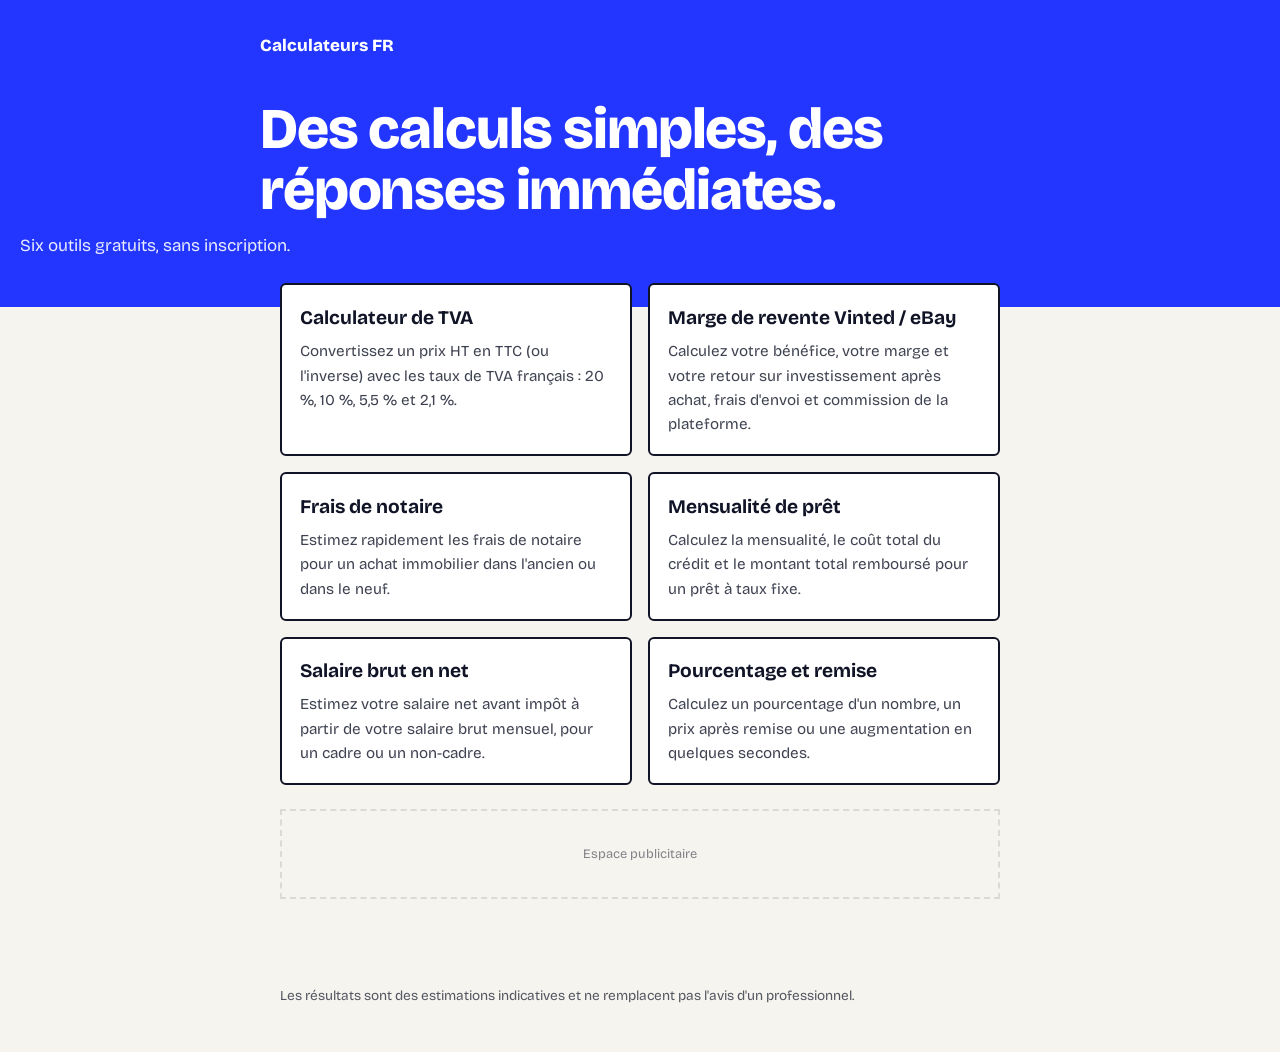
<file: index.html>
<!doctype html><html lang="fr"><head><meta charset="utf-8"><meta name="viewport" content="width=device-width,initial-scale=1"><title>Calculateurs gratuits en ligne – Calculateurs FR</title><meta name="description" content="Des calculateurs gratuits en français : TVA, marge de revente, frais de notaire, prêt immobilier, salaire brut net et pourcentages."><link rel="canonical" href="https://dubidon.github.io/Calculateur-fr/index.html"><link rel="preconnect" href="https://fonts.googleapis.com"><link rel="preconnect" href="https://fonts.gstatic.com" crossorigin><link href="https://fonts.googleapis.com/css2?family=Bricolage+Grotesque:opsz,wght@12..96,400;600;800&display=swap" rel="stylesheet"><link rel="stylesheet" href="style.css"><!-- ADSENSE: collez ici votre script AdSense --></head><body><header><span class="brand">Calculateurs FR</span><h1>Des calculs simples, des réponses immédiates.</h1><p>Six outils gratuits, sans inscription.</p></header><main><div class="grid"><a class="card" href="calcul-tva.html"><b>Calculateur de TVA</b><span>Convertissez un prix HT en TTC (ou l'inverse) avec les taux de TVA français : 20 %, 10 %, 5,5 % et 2,1 %.</span></a><a class="card" href="marge-revente-vinted-ebay.html"><b>Marge de revente Vinted / eBay</b><span>Calculez votre bénéfice, votre marge et votre retour sur investissement après achat, frais d'envoi et commission de la plateforme.</span></a><a class="card" href="frais-de-notaire.html"><b>Frais de notaire</b><span>Estimez rapidement les frais de notaire pour un achat immobilier dans l'ancien ou dans le neuf.</span></a><a class="card" href="mensualite-pret-immobilier.html"><b>Mensualité de prêt</b><span>Calculez la mensualité, le coût total du crédit et le montant total remboursé pour un prêt à taux fixe.</span></a><a class="card" href="salaire-brut-net.html"><b>Salaire brut en net</b><span>Estimez votre salaire net avant impôt à partir de votre salaire brut mensuel, pour un cadre ou un non-cadre.</span></a><a class="card" href="calcul-pourcentage.html"><b>Pourcentage et remise</b><span>Calculez un pourcentage d'un nombre, un prix après remise ou une augmentation en quelques secondes.</span></a></div><div class="ad">Espace publicitaire</div></main><footer><p>Les résultats sont des estimations indicatives et ne remplacent pas l'avis d'un professionnel.</p></footer></body></html>
</file>
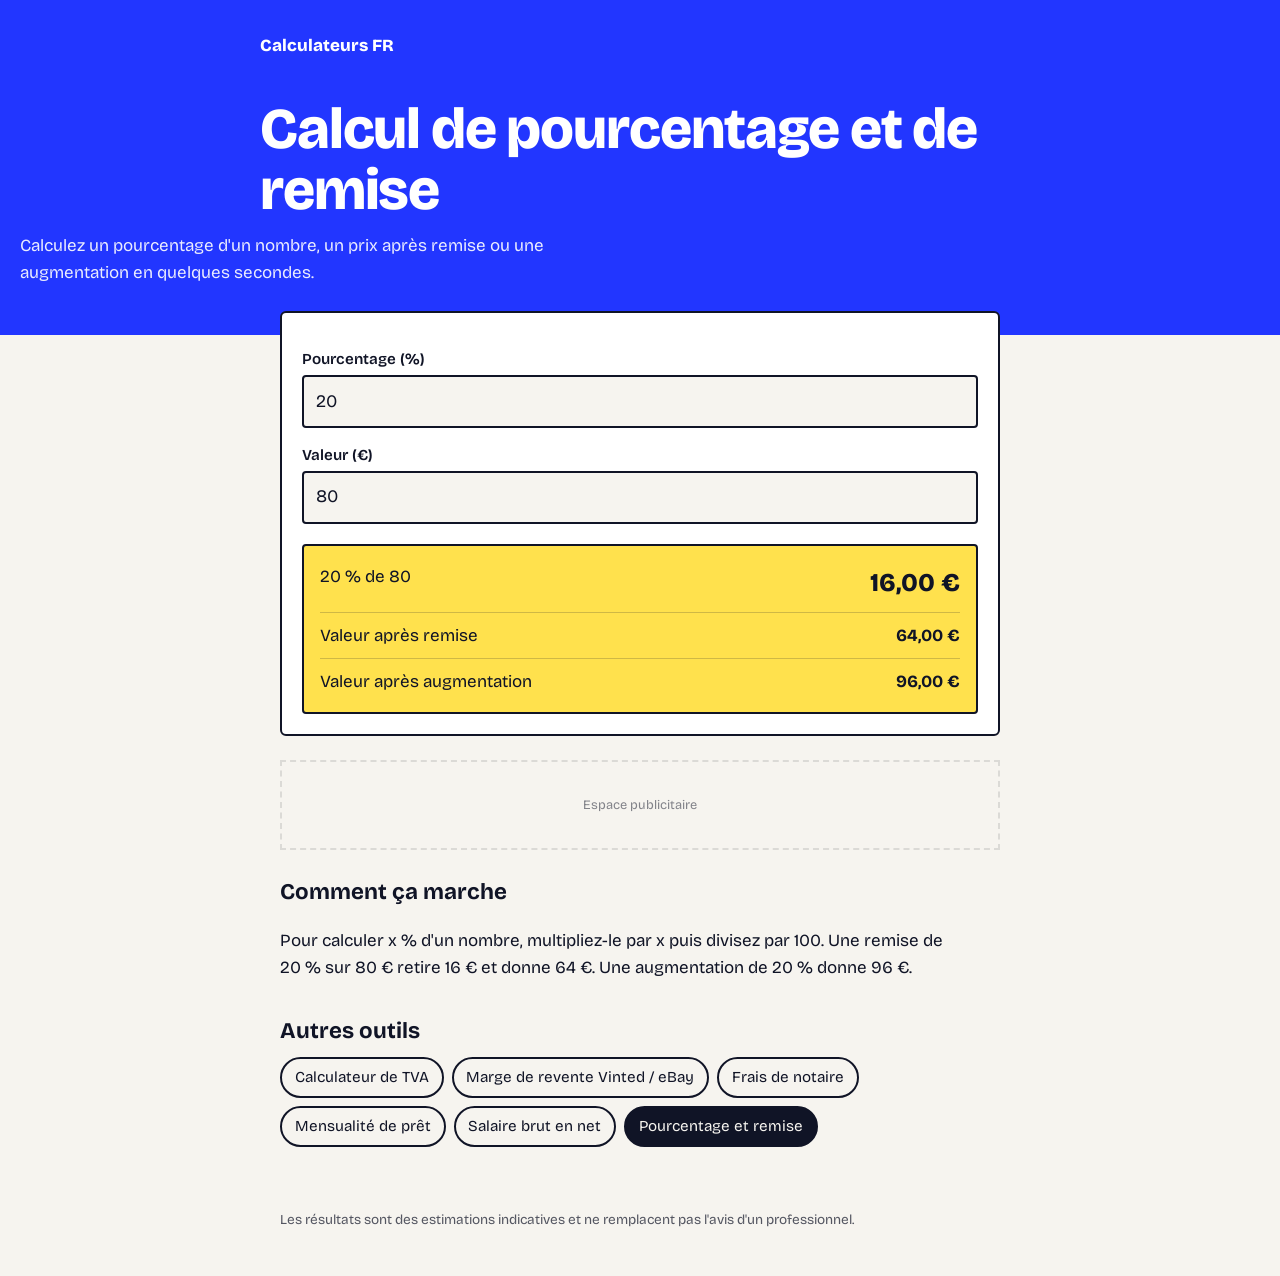
<file: calcul-pourcentage.html>
<!doctype html><html lang="fr"><head><meta charset="utf-8"><meta name="viewport" content="width=device-width,initial-scale=1"><title>Pourcentage et remise gratuit – Calculateurs FR</title><meta name="description" content="Calculez un pourcentage d'un nombre, un prix après remise ou une augmentation en quelques secondes."><link rel="canonical" href="https://dubidon.github.io/Calculateur-fr/calcul-pourcentage.html"><link rel="preconnect" href="https://fonts.googleapis.com"><link rel="preconnect" href="https://fonts.gstatic.com" crossorigin><link href="https://fonts.googleapis.com/css2?family=Bricolage+Grotesque:opsz,wght@12..96,400;600;800&display=swap" rel="stylesheet"><link rel="stylesheet" href="style.css"><!-- ADSENSE: collez ici votre script AdSense --></head><body><header><a class="brand" href="index.html">Calculateurs FR</a><h1>Calcul de pourcentage et de remise</h1><p>Calculez un pourcentage d'un nombre, un prix après remise ou une augmentation en quelques secondes.</p></header><main><section class="panel"><form id="f" onsubmit="return false"></form><div id="out" class="out" aria-live="polite"></div></section><div class="ad">Espace publicitaire</div><section class="txt"><h2>Comment ça marche</h2><p>Pour calculer x % d'un nombre, multipliez-le par x puis divisez par 100. Une remise de 20 % sur 80 € retire 16 € et donne 64 €. Une augmentation de 20 % donne 96 €.</p></section><h2 class="more">Autres outils</h2><nav class="tools"><a href="calcul-tva.html">Calculateur de TVA</a><a href="marge-revente-vinted-ebay.html">Marge de revente Vinted / eBay</a><a href="frais-de-notaire.html">Frais de notaire</a><a href="mensualite-pret-immobilier.html">Mensualité de prêt</a><a href="salaire-brut-net.html">Salaire brut en net</a><a href="calcul-pourcentage.html" aria-current="page">Pourcentage et remise</a></nav></main><script>const TOOL={fields:[{"id": "pct", "l": "Pourcentage (%)", "v": 20, "o": null}, {"id": "val", "l": "Valeur (€)", "v": 80, "o": null}],calc:v=>{const x=v.val*v.pct/100;return [[v.pct+' % de '+v.val,fmt(x)],['Valeur après remise',fmt(v.val-x)],['Valeur après augmentation',fmt(v.val+x)]]}}</script><script src="app.js"></script><footer><p>Les résultats sont des estimations indicatives et ne remplacent pas l'avis d'un professionnel.</p></footer></body></html>
</file>
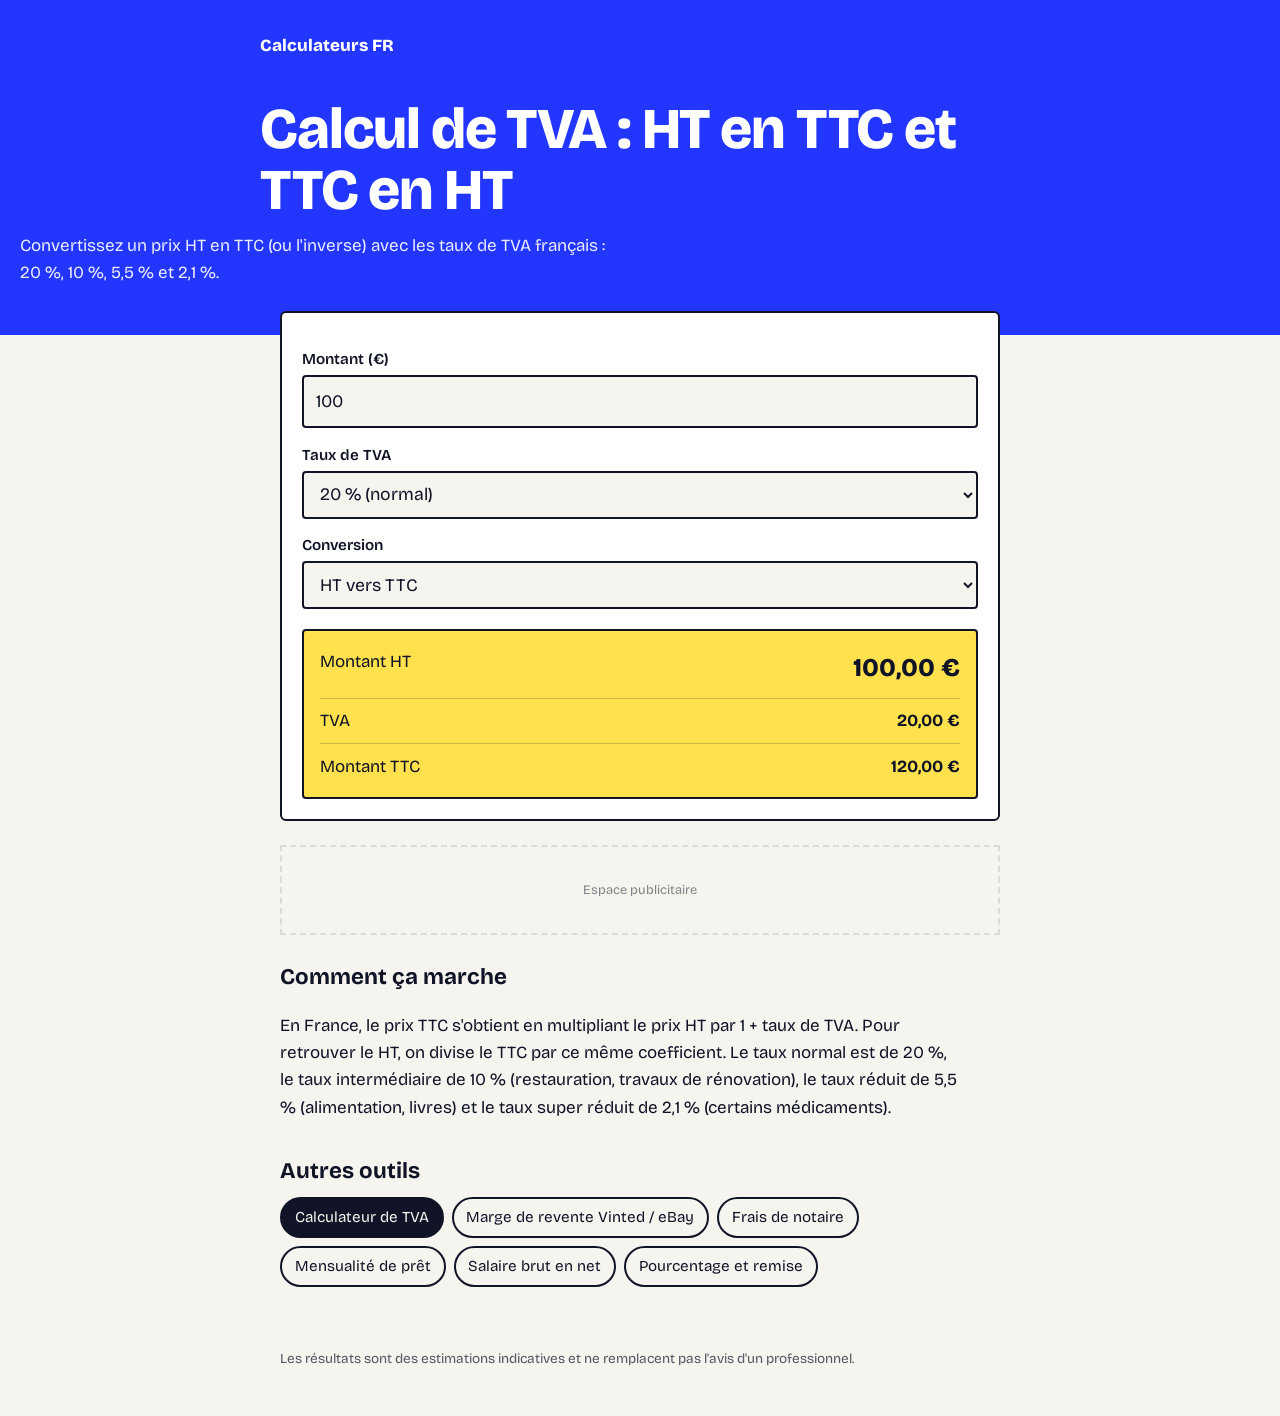
<file: calcul-tva.html>
<!doctype html><html lang="fr"><head><meta charset="utf-8"><meta name="viewport" content="width=device-width,initial-scale=1"><title>Calculateur de TVA gratuit – Calculateurs FR</title><meta name="description" content="Convertissez un prix HT en TTC (ou l'inverse) avec les taux de TVA français : 20 %, 10 %, 5,5 % et 2,1 %."><link rel="canonical" href="https://dubidon.github.io/Calculateur-fr/calcul-tva.html"><link rel="preconnect" href="https://fonts.googleapis.com"><link rel="preconnect" href="https://fonts.gstatic.com" crossorigin><link href="https://fonts.googleapis.com/css2?family=Bricolage+Grotesque:opsz,wght@12..96,400;600;800&display=swap" rel="stylesheet"><link rel="stylesheet" href="style.css"><!-- ADSENSE: collez ici votre script AdSense --></head><body><header><a class="brand" href="index.html">Calculateurs FR</a><h1>Calcul de TVA : HT en TTC et TTC en HT</h1><p>Convertissez un prix HT en TTC (ou l'inverse) avec les taux de TVA français : 20 %, 10 %, 5,5 % et 2,1 %.</p></header><main><section class="panel"><form id="f" onsubmit="return false"></form><div id="out" class="out" aria-live="polite"></div></section><div class="ad">Espace publicitaire</div><section class="txt"><h2>Comment ça marche</h2><p>En France, le prix TTC s'obtient en multipliant le prix HT par 1 + taux de TVA. Pour retrouver le HT, on divise le TTC par ce même coefficient. Le taux normal est de 20 %, le taux intermédiaire de 10 % (restauration, travaux de rénovation), le taux réduit de 5,5 % (alimentation, livres) et le taux super réduit de 2,1 % (certains médicaments).</p></section><h2 class="more">Autres outils</h2><nav class="tools"><a href="calcul-tva.html" aria-current="page">Calculateur de TVA</a><a href="marge-revente-vinted-ebay.html">Marge de revente Vinted / eBay</a><a href="frais-de-notaire.html">Frais de notaire</a><a href="mensualite-pret-immobilier.html">Mensualité de prêt</a><a href="salaire-brut-net.html">Salaire brut en net</a><a href="calcul-pourcentage.html">Pourcentage et remise</a></nav></main><script>const TOOL={fields:[{"id": "montant", "l": "Montant (€)", "v": 100, "o": null}, {"id": "taux", "l": "Taux de TVA", "v": 20, "o": [["20 % (normal)", 20], ["10 % (intermédiaire)", 10], ["5,5 % (réduit)", 5.5], ["2,1 % (super réduit)", 2.1]]}, {"id": "sens", "l": "Conversion", "v": 0, "o": [["HT vers TTC", 0], ["TTC vers HT", 1]]}],calc:v=>{const ht=v.sens==0?v.montant:v.montant/(1+v.taux/100);const ttc=ht*(1+v.taux/100);return [['Montant HT',fmt(ht)],['TVA',fmt(ttc-ht)],['Montant TTC',fmt(ttc)]]}}</script><script src="app.js"></script><footer><p>Les résultats sont des estimations indicatives et ne remplacent pas l'avis d'un professionnel.</p></footer></body></html>
</file>
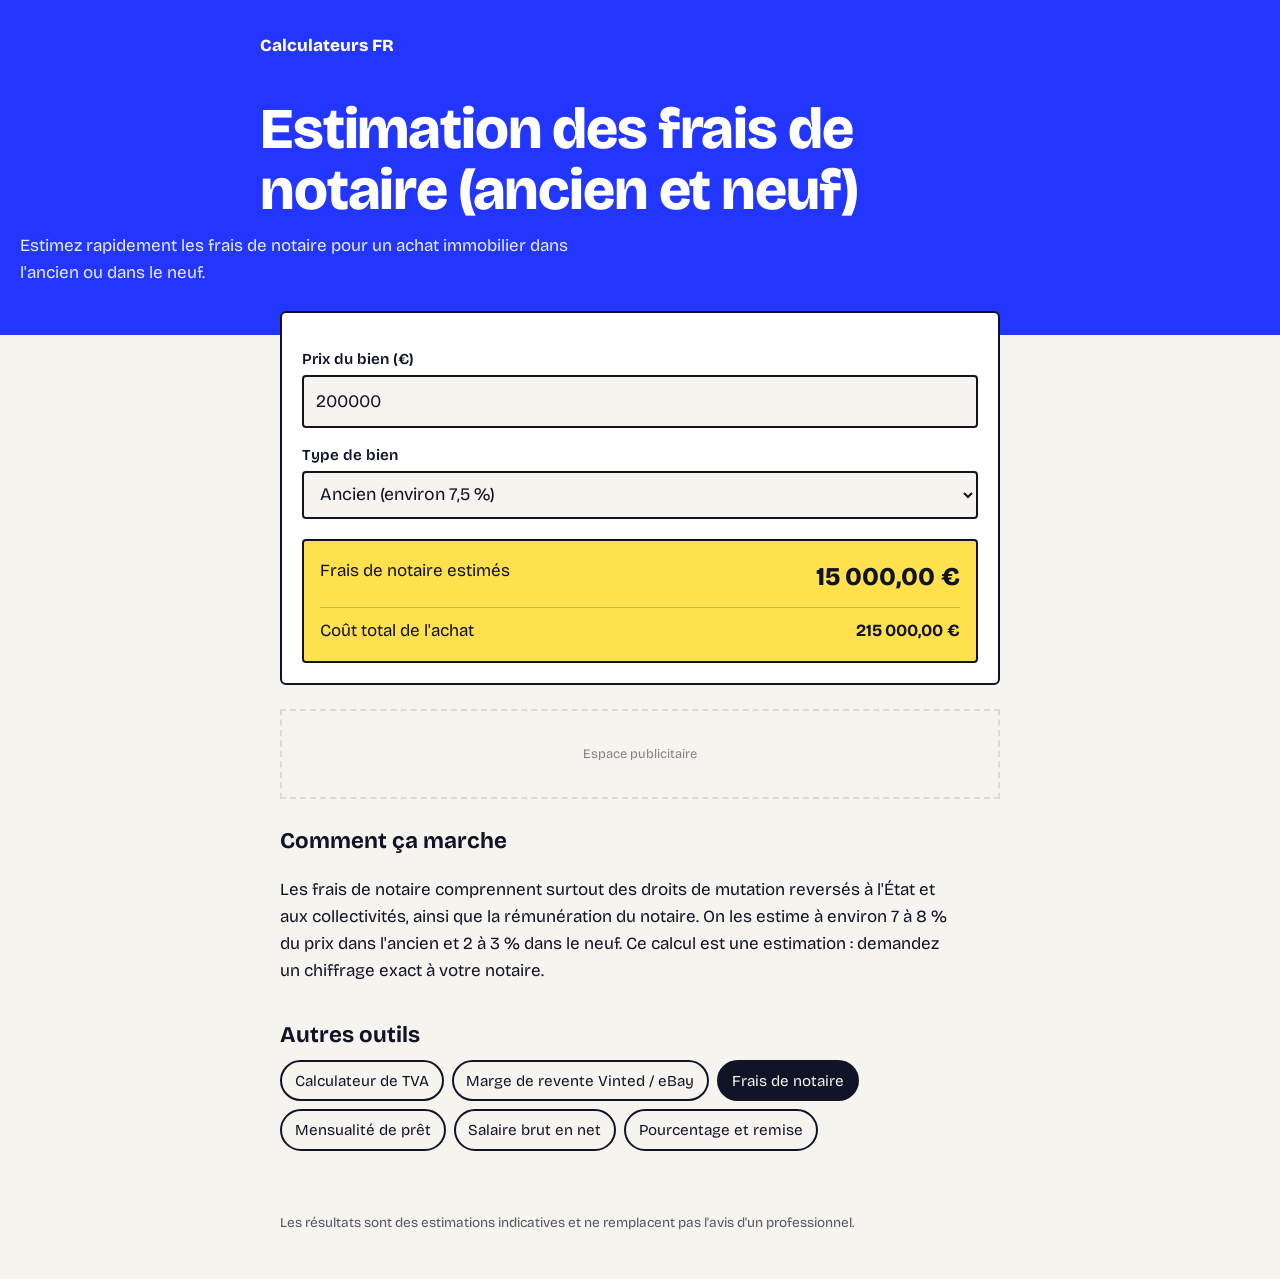
<file: frais-de-notaire.html>
<!doctype html><html lang="fr"><head><meta charset="utf-8"><meta name="viewport" content="width=device-width,initial-scale=1"><title>Frais de notaire gratuit – Calculateurs FR</title><meta name="description" content="Estimez rapidement les frais de notaire pour un achat immobilier dans l'ancien ou dans le neuf."><link rel="canonical" href="https://dubidon.github.io/Calculateur-fr/frais-de-notaire.html"><link rel="preconnect" href="https://fonts.googleapis.com"><link rel="preconnect" href="https://fonts.gstatic.com" crossorigin><link href="https://fonts.googleapis.com/css2?family=Bricolage+Grotesque:opsz,wght@12..96,400;600;800&display=swap" rel="stylesheet"><link rel="stylesheet" href="style.css"><!-- ADSENSE: collez ici votre script AdSense --></head><body><header><a class="brand" href="index.html">Calculateurs FR</a><h1>Estimation des frais de notaire (ancien et neuf)</h1><p>Estimez rapidement les frais de notaire pour un achat immobilier dans l'ancien ou dans le neuf.</p></header><main><section class="panel"><form id="f" onsubmit="return false"></form><div id="out" class="out" aria-live="polite"></div></section><div class="ad">Espace publicitaire</div><section class="txt"><h2>Comment ça marche</h2><p>Les frais de notaire comprennent surtout des droits de mutation reversés à l'État et aux collectivités, ainsi que la rémunération du notaire. On les estime à environ 7 à 8 % du prix dans l'ancien et 2 à 3 % dans le neuf. Ce calcul est une estimation : demandez un chiffrage exact à votre notaire.</p></section><h2 class="more">Autres outils</h2><nav class="tools"><a href="calcul-tva.html">Calculateur de TVA</a><a href="marge-revente-vinted-ebay.html">Marge de revente Vinted / eBay</a><a href="frais-de-notaire.html" aria-current="page">Frais de notaire</a><a href="mensualite-pret-immobilier.html">Mensualité de prêt</a><a href="salaire-brut-net.html">Salaire brut en net</a><a href="calcul-pourcentage.html">Pourcentage et remise</a></nav></main><script>const TOOL={fields:[{"id": "prix", "l": "Prix du bien (€)", "v": 200000, "o": null}, {"id": "taux", "l": "Type de bien", "v": 7.5, "o": [["Ancien (environ 7,5 %)", 7.5], ["Neuf (environ 2,5 %)", 2.5]]}],calc:v=>{const n=v.prix*v.taux/100;return [['Frais de notaire estimés',fmt(n)],['Coût total de l\'achat',fmt(v.prix+n)]]}}</script><script src="app.js"></script><footer><p>Les résultats sont des estimations indicatives et ne remplacent pas l'avis d'un professionnel.</p></footer></body></html>
</file>
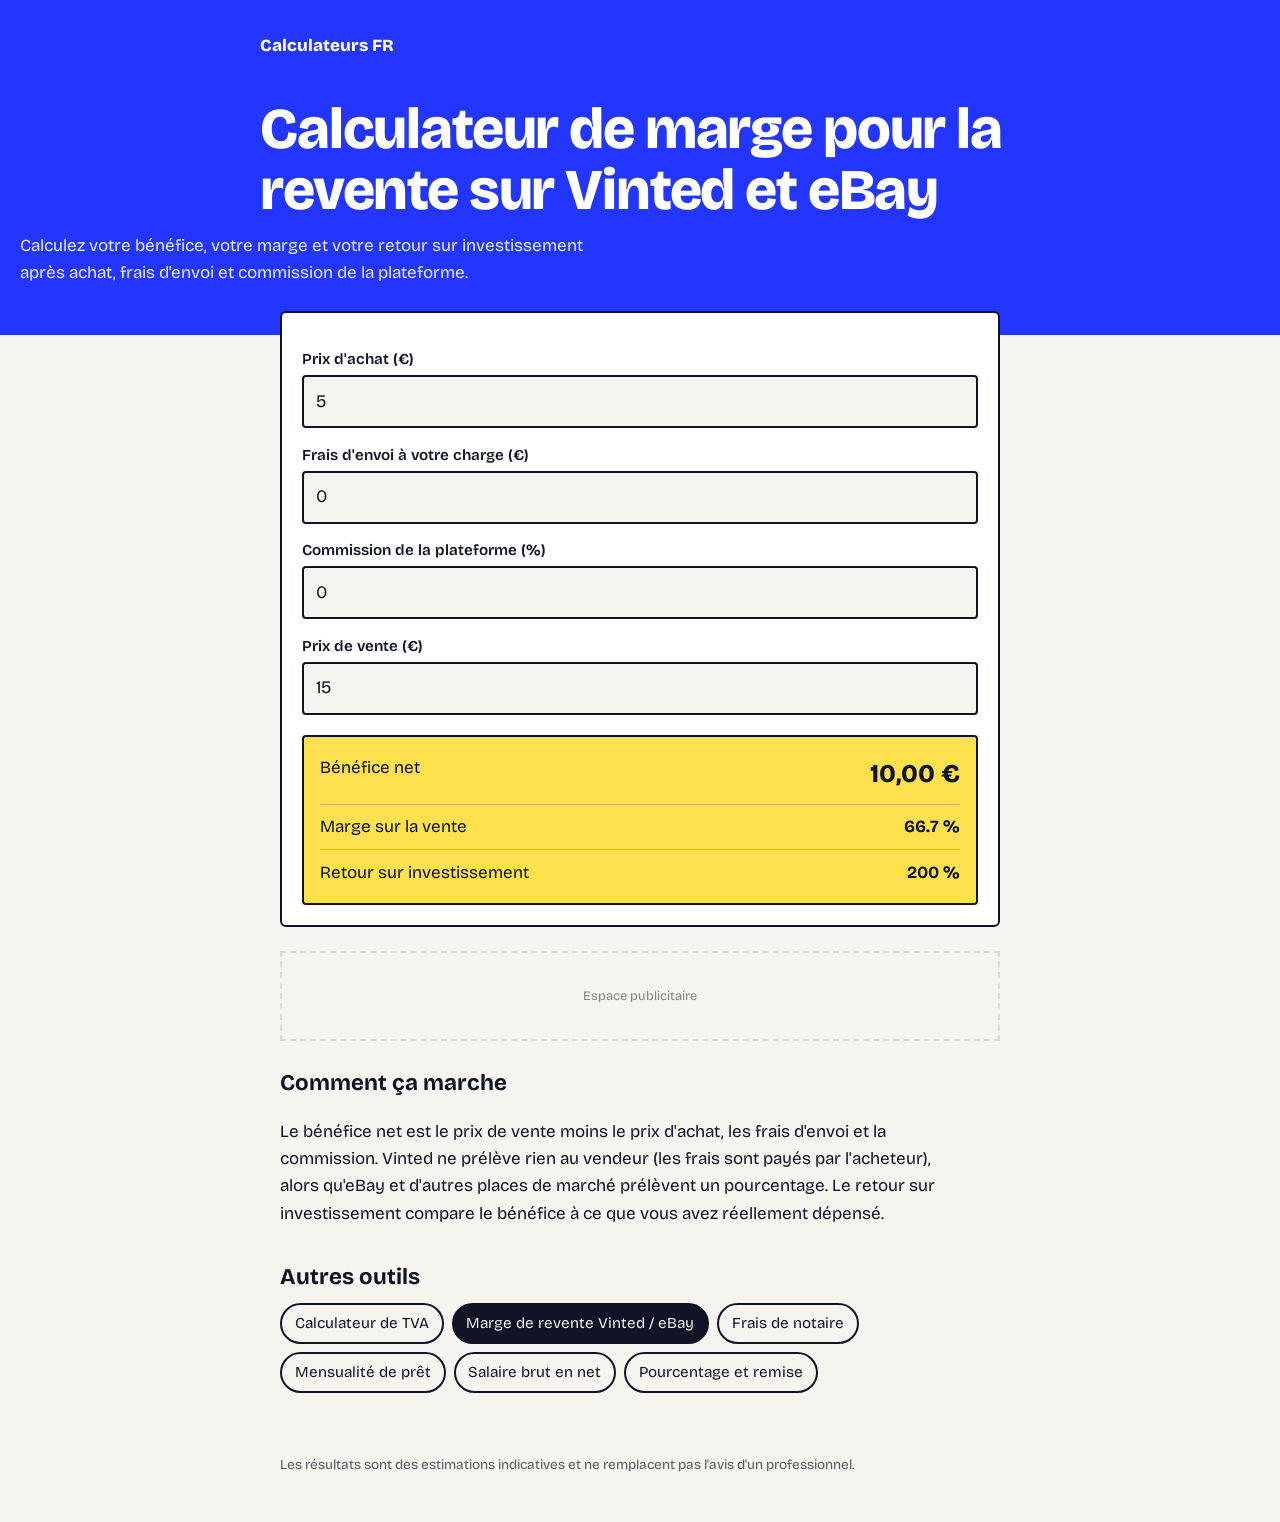
<file: marge-revente-vinted-ebay.html>
<!doctype html><html lang="fr"><head><meta charset="utf-8"><meta name="viewport" content="width=device-width,initial-scale=1"><title>Marge de revente Vinted / eBay gratuit – Calculateurs FR</title><meta name="description" content="Calculez votre bénéfice, votre marge et votre retour sur investissement après achat, frais d'envoi et commission de la plateforme."><link rel="canonical" href="https://dubidon.github.io/Calculateur-fr/marge-revente-vinted-ebay.html"><link rel="preconnect" href="https://fonts.googleapis.com"><link rel="preconnect" href="https://fonts.gstatic.com" crossorigin><link href="https://fonts.googleapis.com/css2?family=Bricolage+Grotesque:opsz,wght@12..96,400;600;800&display=swap" rel="stylesheet"><link rel="stylesheet" href="style.css"><!-- ADSENSE: collez ici votre script AdSense --></head><body><header><a class="brand" href="index.html">Calculateurs FR</a><h1>Calculateur de marge pour la revente sur Vinted et eBay</h1><p>Calculez votre bénéfice, votre marge et votre retour sur investissement après achat, frais d'envoi et commission de la plateforme.</p></header><main><section class="panel"><form id="f" onsubmit="return false"></form><div id="out" class="out" aria-live="polite"></div></section><div class="ad">Espace publicitaire</div><section class="txt"><h2>Comment ça marche</h2><p>Le bénéfice net est le prix de vente moins le prix d'achat, les frais d'envoi et la commission. Vinted ne prélève rien au vendeur (les frais sont payés par l'acheteur), alors qu'eBay et d'autres places de marché prélèvent un pourcentage. Le retour sur investissement compare le bénéfice à ce que vous avez réellement dépensé.</p></section><h2 class="more">Autres outils</h2><nav class="tools"><a href="calcul-tva.html">Calculateur de TVA</a><a href="marge-revente-vinted-ebay.html" aria-current="page">Marge de revente Vinted / eBay</a><a href="frais-de-notaire.html">Frais de notaire</a><a href="mensualite-pret-immobilier.html">Mensualité de prêt</a><a href="salaire-brut-net.html">Salaire brut en net</a><a href="calcul-pourcentage.html">Pourcentage et remise</a></nav></main><script>const TOOL={fields:[{"id": "achat", "l": "Prix d'achat (€)", "v": 5, "o": null}, {"id": "envoi", "l": "Frais d'envoi à votre charge (€)", "v": 0, "o": null}, {"id": "comm", "l": "Commission de la plateforme (%)", "v": 0, "o": null}, {"id": "vente", "l": "Prix de vente (€)", "v": 15, "o": null}],calc:v=>{const b=v.vente-v.achat-v.envoi-v.vente*v.comm/100;const cout=v.achat+v.envoi;return [['Bénéfice net',fmt(b)],['Marge sur la vente',v.vente?(b/v.vente*100).toFixed(1)+' %':'-'],['Retour sur investissement',cout?(b/cout*100).toFixed(0)+' %':'-']]}}</script><script src="app.js"></script><footer><p>Les résultats sont des estimations indicatives et ne remplacent pas l'avis d'un professionnel.</p></footer></body></html>
</file>
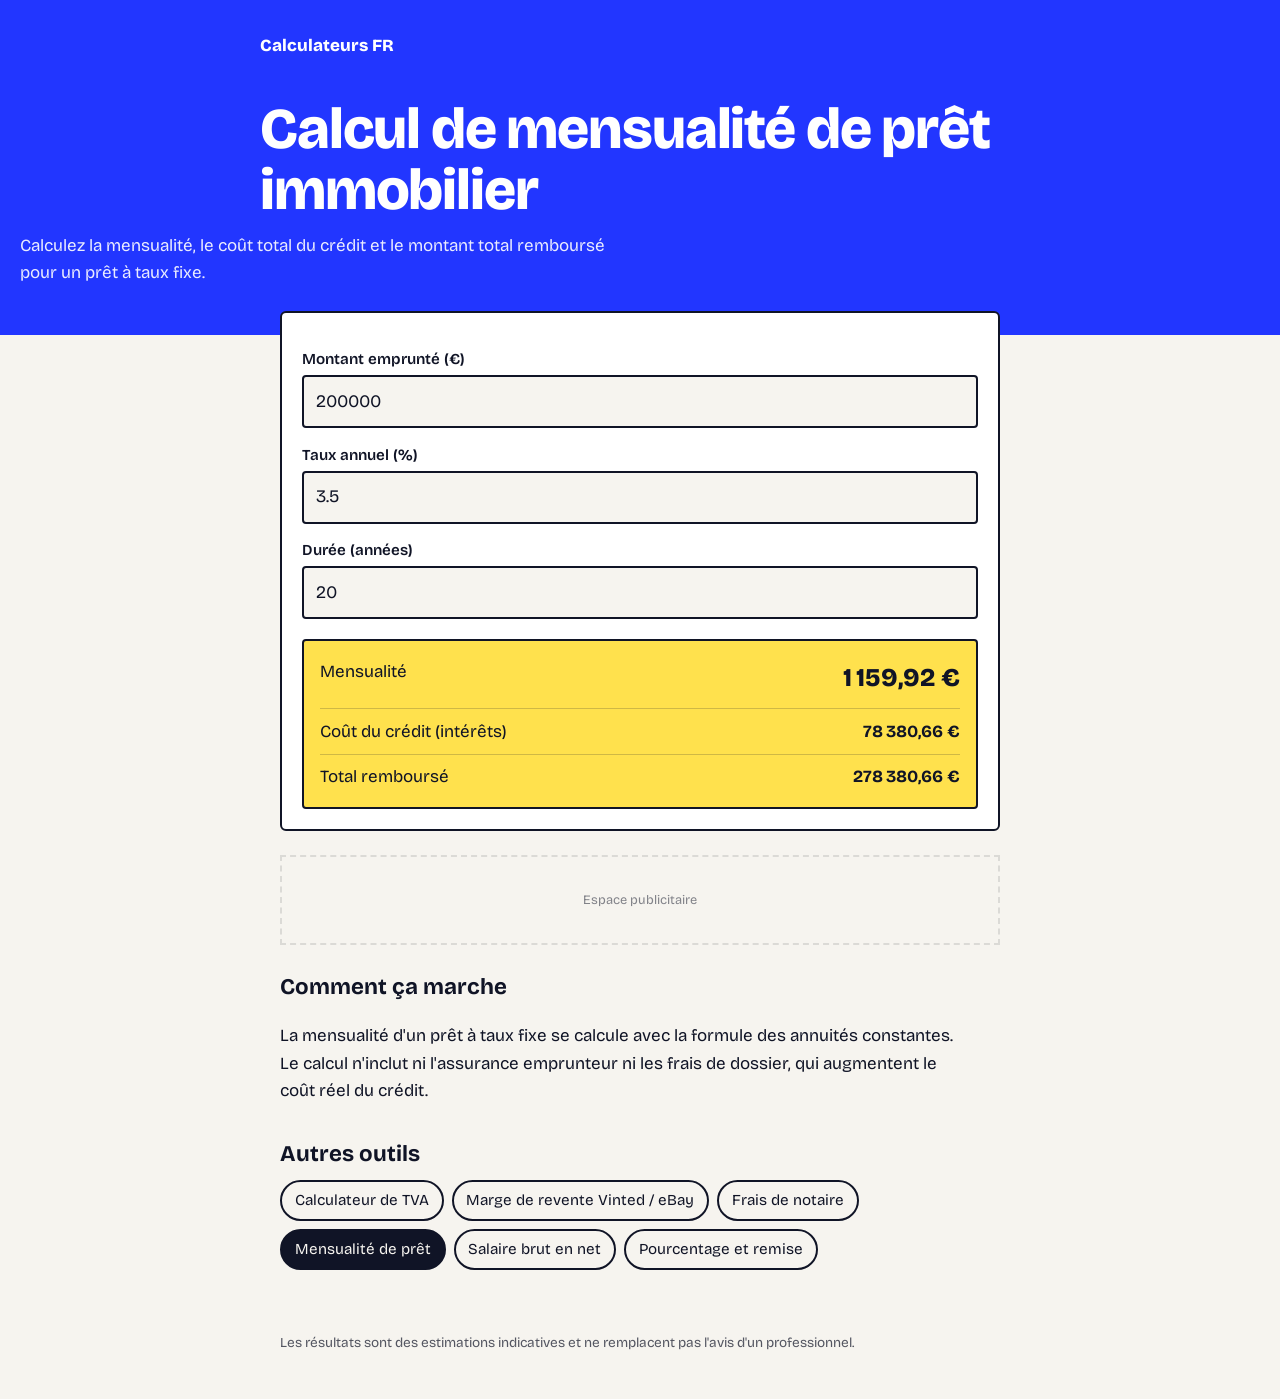
<file: mensualite-pret-immobilier.html>
<!doctype html><html lang="fr"><head><meta charset="utf-8"><meta name="viewport" content="width=device-width,initial-scale=1"><title>Mensualité de prêt gratuit – Calculateurs FR</title><meta name="description" content="Calculez la mensualité, le coût total du crédit et le montant total remboursé pour un prêt à taux fixe."><link rel="canonical" href="https://dubidon.github.io/Calculateur-fr/mensualite-pret-immobilier.html"><link rel="preconnect" href="https://fonts.googleapis.com"><link rel="preconnect" href="https://fonts.gstatic.com" crossorigin><link href="https://fonts.googleapis.com/css2?family=Bricolage+Grotesque:opsz,wght@12..96,400;600;800&display=swap" rel="stylesheet"><link rel="stylesheet" href="style.css"><!-- ADSENSE: collez ici votre script AdSense --></head><body><header><a class="brand" href="index.html">Calculateurs FR</a><h1>Calcul de mensualité de prêt immobilier</h1><p>Calculez la mensualité, le coût total du crédit et le montant total remboursé pour un prêt à taux fixe.</p></header><main><section class="panel"><form id="f" onsubmit="return false"></form><div id="out" class="out" aria-live="polite"></div></section><div class="ad">Espace publicitaire</div><section class="txt"><h2>Comment ça marche</h2><p>La mensualité d'un prêt à taux fixe se calcule avec la formule des annuités constantes. Le calcul n'inclut ni l'assurance emprunteur ni les frais de dossier, qui augmentent le coût réel du crédit.</p></section><h2 class="more">Autres outils</h2><nav class="tools"><a href="calcul-tva.html">Calculateur de TVA</a><a href="marge-revente-vinted-ebay.html">Marge de revente Vinted / eBay</a><a href="frais-de-notaire.html">Frais de notaire</a><a href="mensualite-pret-immobilier.html" aria-current="page">Mensualité de prêt</a><a href="salaire-brut-net.html">Salaire brut en net</a><a href="calcul-pourcentage.html">Pourcentage et remise</a></nav></main><script>const TOOL={fields:[{"id": "montant", "l": "Montant emprunté (€)", "v": 200000, "o": null}, {"id": "taux", "l": "Taux annuel (%)", "v": 3.5, "o": null}, {"id": "duree", "l": "Durée (années)", "v": 20, "o": null}],calc:v=>{const t=v.taux/1200,n=v.duree*12;if(!n)return [];const m=t?v.montant*t/(1-Math.pow(1+t,-n)):v.montant/n;return [['Mensualité',fmt(m)],['Coût du crédit (intérêts)',fmt(m*n-v.montant)],['Total remboursé',fmt(m*n)]]}}</script><script src="app.js"></script><footer><p>Les résultats sont des estimations indicatives et ne remplacent pas l'avis d'un professionnel.</p></footer></body></html>
</file>
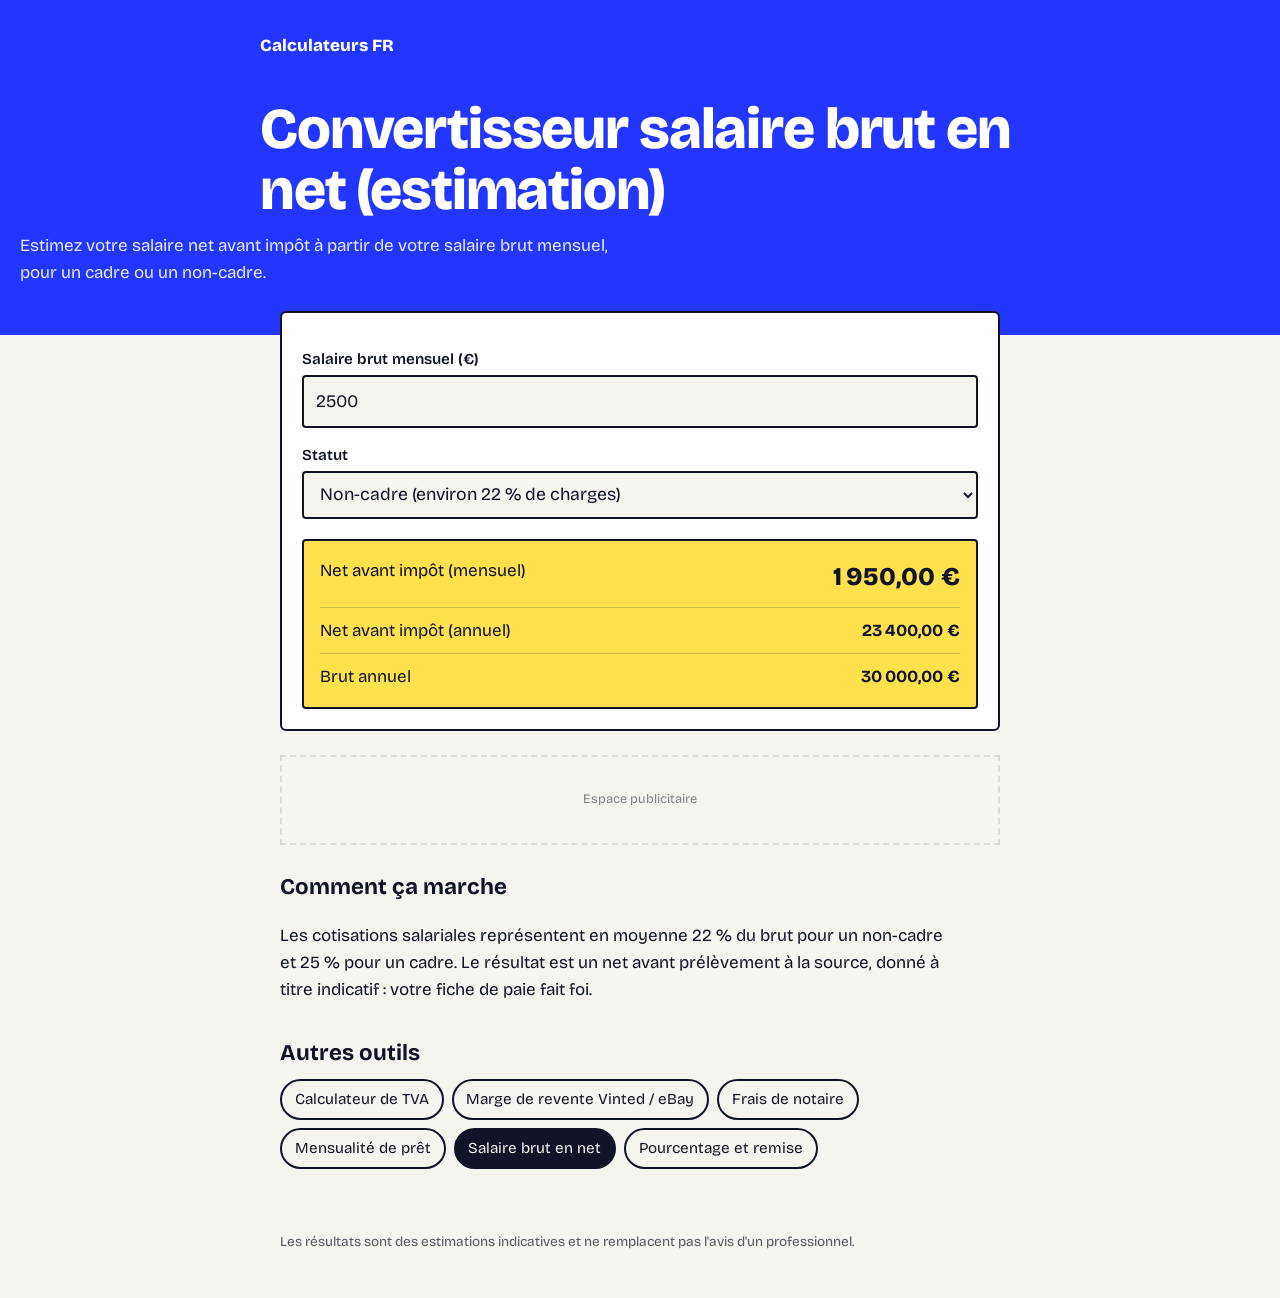
<file: salaire-brut-net.html>
<!doctype html><html lang="fr"><head><meta charset="utf-8"><meta name="viewport" content="width=device-width,initial-scale=1"><title>Salaire brut en net gratuit – Calculateurs FR</title><meta name="description" content="Estimez votre salaire net avant impôt à partir de votre salaire brut mensuel, pour un cadre ou un non-cadre."><link rel="canonical" href="https://dubidon.github.io/Calculateur-fr/salaire-brut-net.html"><link rel="preconnect" href="https://fonts.googleapis.com"><link rel="preconnect" href="https://fonts.gstatic.com" crossorigin><link href="https://fonts.googleapis.com/css2?family=Bricolage+Grotesque:opsz,wght@12..96,400;600;800&display=swap" rel="stylesheet"><link rel="stylesheet" href="style.css"><!-- ADSENSE: collez ici votre script AdSense --></head><body><header><a class="brand" href="index.html">Calculateurs FR</a><h1>Convertisseur salaire brut en net (estimation)</h1><p>Estimez votre salaire net avant impôt à partir de votre salaire brut mensuel, pour un cadre ou un non-cadre.</p></header><main><section class="panel"><form id="f" onsubmit="return false"></form><div id="out" class="out" aria-live="polite"></div></section><div class="ad">Espace publicitaire</div><section class="txt"><h2>Comment ça marche</h2><p>Les cotisations salariales représentent en moyenne 22 % du brut pour un non-cadre et 25 % pour un cadre. Le résultat est un net avant prélèvement à la source, donné à titre indicatif : votre fiche de paie fait foi.</p></section><h2 class="more">Autres outils</h2><nav class="tools"><a href="calcul-tva.html">Calculateur de TVA</a><a href="marge-revente-vinted-ebay.html">Marge de revente Vinted / eBay</a><a href="frais-de-notaire.html">Frais de notaire</a><a href="mensualite-pret-immobilier.html">Mensualité de prêt</a><a href="salaire-brut-net.html" aria-current="page">Salaire brut en net</a><a href="calcul-pourcentage.html">Pourcentage et remise</a></nav></main><script>const TOOL={fields:[{"id": "brut", "l": "Salaire brut mensuel (€)", "v": 2500, "o": null}, {"id": "ch", "l": "Statut", "v": 22, "o": [["Non-cadre (environ 22 % de charges)", 22], ["Cadre (environ 25 % de charges)", 25]]}],calc:v=>{const net=v.brut*(1-v.ch/100);return [['Net avant impôt (mensuel)',fmt(net)],['Net avant impôt (annuel)',fmt(net*12)],['Brut annuel',fmt(v.brut*12)]]}}</script><script src="app.js"></script><footer><p>Les résultats sont des estimations indicatives et ne remplacent pas l'avis d'un professionnel.</p></footer></body></html>
</file>
<file: style.css>
:root{--bg:#f6f4ef;--ink:#101426;--blue:#2236ff;--hi:#ffe14d;--card:#fff;color-scheme:light}
@media(prefers-color-scheme:dark){:root{--bg:#0e1020;--ink:#f1f1f7;--card:#181b33;color-scheme:dark}}
*{box-sizing:border-box}body{margin:0;background:var(--bg);color:var(--ink);font:400 17px/1.6 "Bricolage Grotesque",system-ui,sans-serif}
header{background:var(--blue);color:#fff;padding:2rem 1.25rem 3rem}header>*{max-width:760px;margin-inline:auto}
.brand{display:block;font-weight:800;color:#fff;text-decoration:none;margin-bottom:2.5rem}
h1{font-size:clamp(2rem,6vw,3.6rem);line-height:1.05;font-weight:800;margin-top:0;margin-bottom:.75rem;letter-spacing:-.02em}header p{margin:0;opacity:.9;max-width:55ch}
main{max-width:760px;margin:-1.5rem auto 0;padding:0 1.25rem 2rem}
.panel,.card{background:var(--card);border:2px solid var(--ink);border-radius:6px}
.panel{padding:1.25rem}label{display:block;font-weight:600;font-size:.95rem;margin:.9rem 0 .25rem}
input,select{width:100%;font:inherit;font-size:1.1rem;padding:.65rem .75rem;border:2px solid var(--ink);border-radius:4px;background:var(--bg);color:var(--ink)}
input:focus-visible,select:focus-visible,a:focus-visible{outline:3px solid var(--blue);outline-offset:2px}
.out{margin-top:1.25rem;background:var(--hi);color:#101426;border:2px solid #101426;border-radius:4px;padding:.5rem 1rem}
.out div{display:flex;justify-content:space-between;gap:1rem;padding:.55rem 0;border-bottom:1px solid #10142633}.out div:last-child{border:0}
.out div:first-child strong{font-size:1.6rem;font-weight:800}
.ad{margin:1.5rem 0;min-height:90px;border:2px dashed #8887;display:grid;place-items:center;font-size:.8rem;opacity:.5}
.txt{max-width:62ch}h2{font-size:1.4rem;margin:1.5rem 0 .5rem}.more{margin-top:2rem}
.tools{display:flex;flex-wrap:wrap;gap:.5rem}.tools a{padding:.4rem .8rem;border:2px solid var(--ink);border-radius:99px;color:var(--ink);text-decoration:none;font-size:.95rem}
.tools a:hover,.tools a[aria-current]{background:var(--ink);color:var(--bg)}
.grid{display:grid;gap:1rem;grid-template-columns:repeat(auto-fit,minmax(260px,1fr))}
.card{padding:1.1rem;text-decoration:none;color:inherit;display:flex;flex-direction:column;gap:.35rem;transition:transform .15s}.card:hover{transform:translate(-3px,-3px);box-shadow:5px 5px 0 var(--ink)}
.card b{font-size:1.2rem}.card span{font-size:.95rem;opacity:.8}
footer{max-width:760px;margin:0 auto;padding:1rem 1.25rem 2rem;font-size:.85rem;opacity:.7}
@media(prefers-reduced-motion:reduce){.card{transition:none}}
</file>
